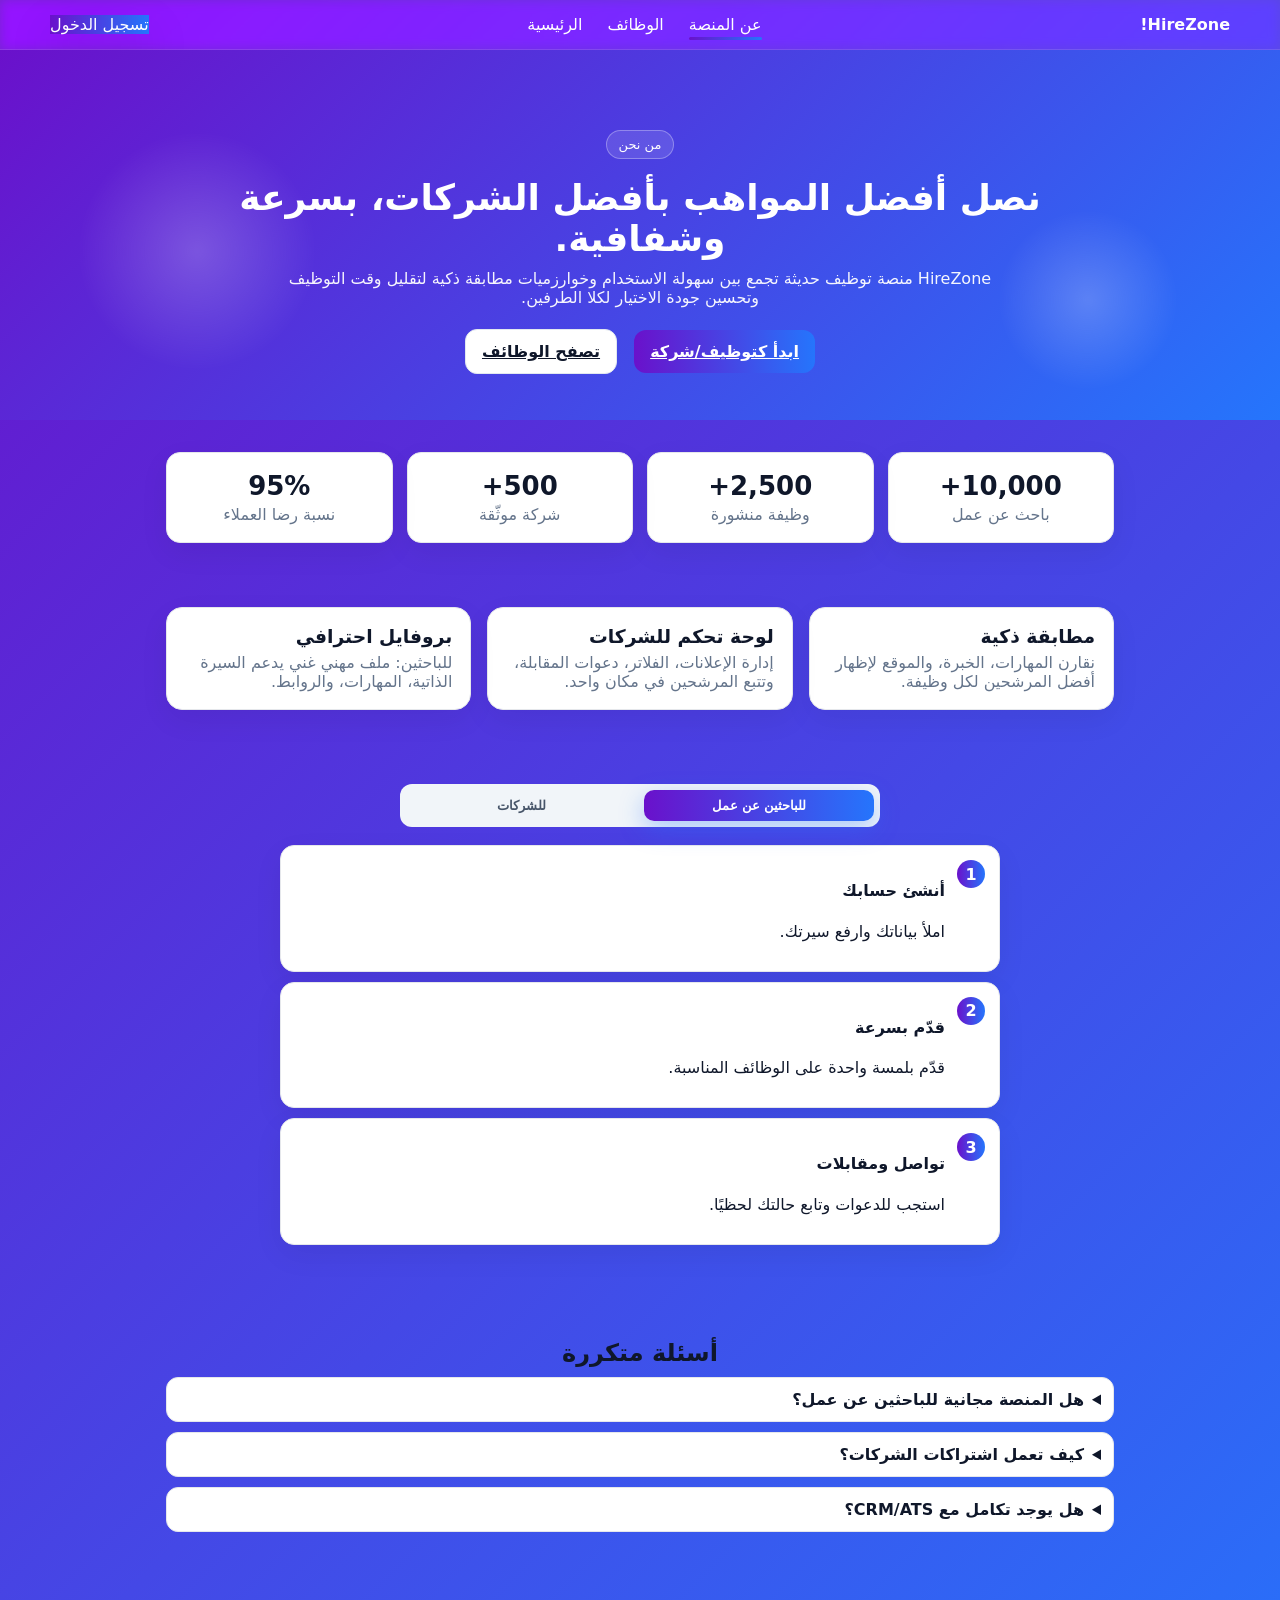
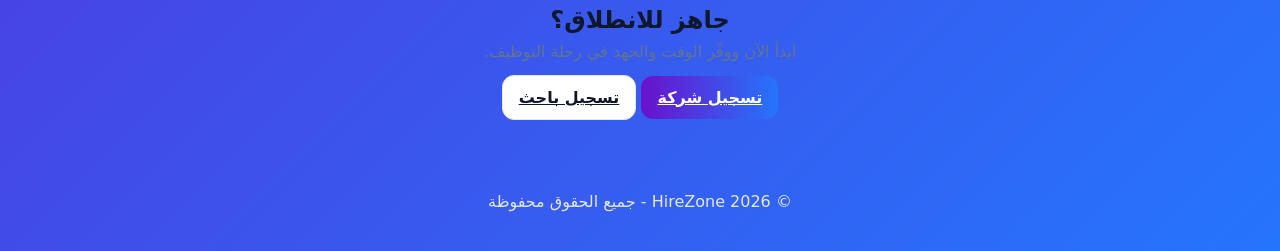
<file: about.html>
<!DOCTYPE html>
<html lang="ar" dir="rtl">
<head>
  <meta charset="UTF-8">
  <meta name="viewport" content="width=device-width, initial-scale=1.0">
  <title>عن المنصة | HireZone</title>
  <link rel="stylesheet" href="styles.css">
</head>
<body>
  <header>
    <div class="container nav">
      <div class="logo">HireZone!</div>
      <nav>
        <a href="about.html" class="active">عن المنصة</a>
        <a href="#">الوظائف</a>
        <a href="index.html">الرئيسية</a>
      </nav>
      <a href="login.html" class="login-btn">تسجيل الدخول</a>
    </div>
  </header>

  <!-- Hero -->
  <section class="about-hero">
    <div class="shell">
      <span class="pill">من نحن</span>
      <h1>نصل أفضل المواهب بأفضل الشركات، بسرعة وشفافية.</h1>
      <p>HireZone منصة توظيف حديثة تجمع بين سهولة الاستخدام وخوارزميات مطابقة ذكية لتقليل وقت التوظيف وتحسين جودة الاختيار لكلا الطرفين.</p>
      <div class="hero-cta">
        <a href="login.html" class="btn primary">ابدأ كتوظيف/شركة</a>
        <a href="#" class="btn secondary">تصفح الوظائف</a>
      </div>
    </div>
    <!-- فقاعات خلفية خفيفة -->
    <div class="bg-bubble b1"></div>
    <div class="bg-bubble b2"></div>
  </section>

  <!-- KPIs -->
  <section class="kpis container-narrow">
    <div class="kpi"><h3>10,000+</h3><p>باحث عن عمل</p></div>
    <div class="kpi"><h3>2,500+</h3><p>وظيفة منشورة</p></div>
    <div class="kpi"><h3>500+</h3><p>شركة موثّقة</p></div>
    <div class="kpi"><h3>95%</h3><p>نسبة رضا العملاء</p></div>
  </section>

  <!-- لماذا HireZone -->
  <section class="container-narrow about-grid">
    <article class="feature">
      <h3>مطابقة ذكية</h3>
      <p>نقارن المهارات، الخبرة، والموقع لإظهار أفضل المرشحين لكل وظيفة.</p>
    </article>
    <article class="feature">
      <h3>لوحة تحكم للشركات</h3>
      <p>إدارة الإعلانات، الفلاتر، دعوات المقابلة، وتتبع المرشحين في مكان واحد.</p>
    </article>
    <article class="feature">
      <h3>بروفايل احترافي</h3>
      <p>للباحثين: ملف مهني غني يدعم السيرة الذاتية، المهارات، والروابط.</p>
    </article>
  </section>

  <!-- كيف تعمل -->
  <section class="how-it-works container-narrow">
    <div class="tabs small" role="tablist" aria-label="كيف تعمل المنصة">
      <button class="tab active" data-tab="seek">للباحثين عن عمل</button>
      <button class="tab" data-tab="comp">للشركات</button>
    </div>

    <div id="steps-seek" class="stepper visible">
      <div class="step">
        <span class="badge">1</span>
        <div><h4>أنشئ حسابك</h4><p>املأ بياناتك وارفع سيرتك.</p></div>
      </div>
      <div class="step">
        <span class="badge">2</span>
        <div><h4>قدّم بسرعة</h4><p>قدّم بلمسة واحدة على الوظائف المناسبة.</p></div>
      </div>
      <div class="step">
        <span class="badge">3</span>
        <div><h4>تواصل ومقابلات</h4><p>استجب للدعوات وتابع حالتك لحظيًا.</p></div>
      </div>
    </div>

    <div id="steps-comp" class="stepper">
      <div class="step">
        <span class="badge">1</span>
        <div><h4>أنشئ حساب شركة</h4><p>فعّل خطة الاشتراك المناسبة.</p></div>
      </div>
      <div class="step">
        <span class="badge">2</span>
        <div><h4>انشر وفلتر</h4><p>أضف الوظائف وفلتر المرشحين بحسب المعايير.</p></div>
      </div>
      <div class="step">
        <span class="badge">3</span>
        <div><h4>اختَر وتابع</h4><p>أرسل دعوات المقابلة وأغلق التوظيف بثقة.</p></div>
      </div>
    </div>
  </section>

  <!-- أسئلة متكررة -->
  <section class="container-narrow faq">
    <h2>أسئلة متكررة</h2>
    <details class="acc">
      <summary>هل المنصة مجانية للباحثين عن عمل؟</summary>
      <p>نعم، إنشاء الحساب والتقديم على الوظائف مجاني للباحثين عن عمل.</p>
    </details>
    <details class="acc">
      <summary>كيف تعمل اشتراكات الشركات؟</summary>
      <p>خطط مرنة بحسب عدد الإعلانات والوصول لملفات المرشحين.</p>
    </details>
    <details class="acc">
      <summary>هل يوجد تكامل مع CRM/ATS؟</summary>
      <p>نعم، نوفر تكاملات API جاهزة ويمكن تخصيصها حسب احتياجكم.</p>
    </details>
  </section>

  <!-- CTA نهائي -->
  <section class="container-narrow final-cta">
    <h2>جاهز للانطلاق؟</h2>
    <p>ابدأ الآن ووفّر الوقت والجهد في رحلة التوظيف.</p>
    <div>
      <a href="login.html" class="btn primary">تسجيل شركة</a>
      <a href="login.html" class="btn secondary">تسجيل باحث</a>
    </div>
  </section>

  <footer>
    <p>© <span id="year"></span> HireZone - جميع الحقوق محفوظة</p>
  </footer>

  <script>
    document.getElementById('year').textContent = new Date().getFullYear();

    // تبويب "كيف تعمل"
    const tabButtons = document.querySelectorAll('.how-it-works .tab');
    const seek = document.getElementById('steps-seek');
    const comp = document.getElementById('steps-comp');
    tabButtons.forEach(b => {
      b.addEventListener('click', () => {
        tabButtons.forEach(x => x.classList.remove('active'));
        b.classList.add('active');
        const isSeek = b.dataset.tab === 'seek';
        seek.classList.toggle('visible', isSeek);
        comp.classList.toggle('visible', !isSeek);
      });
    });
  </script>
</body>
</html>
</file>
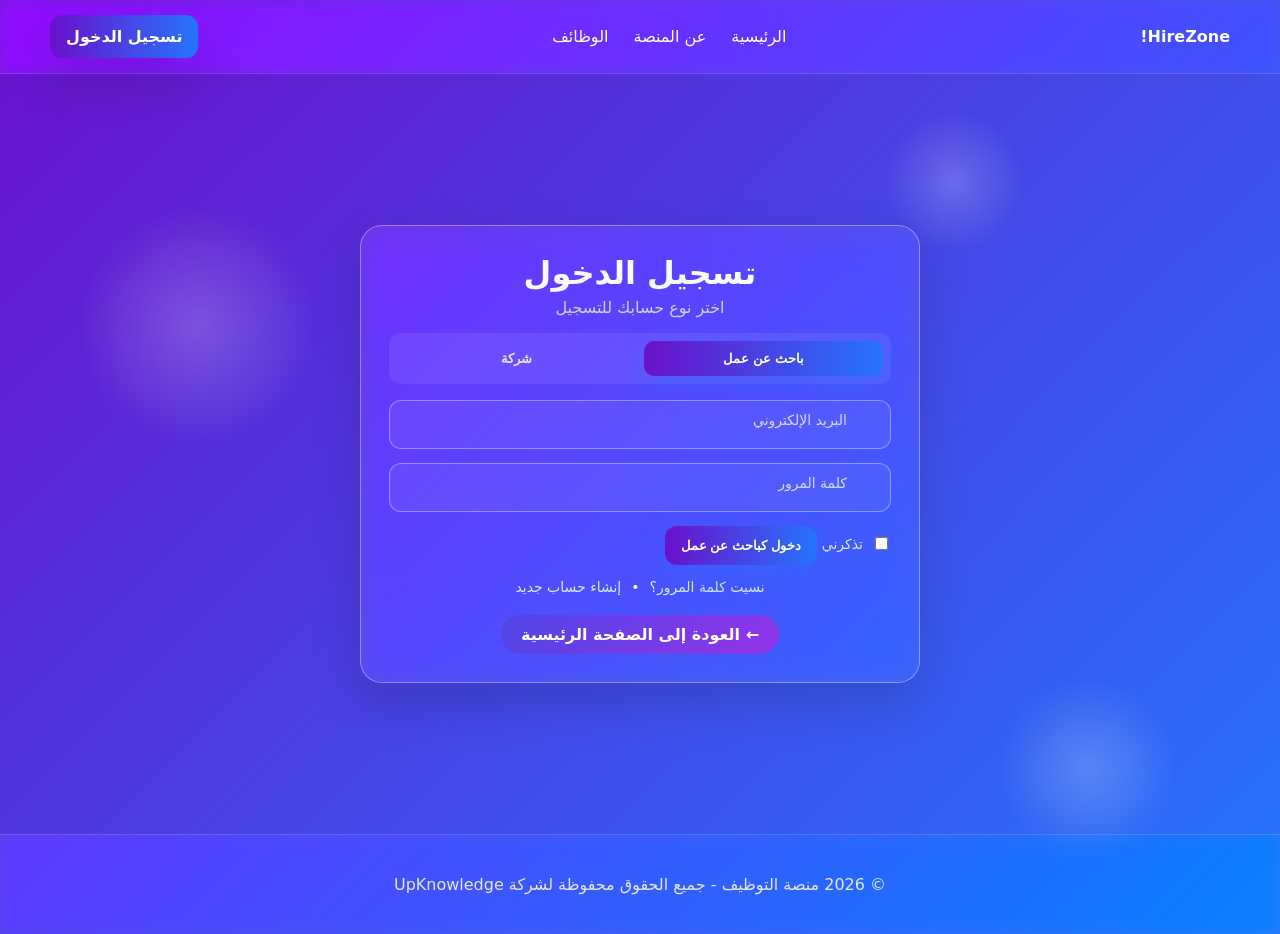
<file: login.html>
<!DOCTYPE html>
<html lang="ar" dir="rtl">
<head>
  <meta charset="UTF-8">
  <meta name="viewport" content="width=device-width, initial-scale=1.0">
  <title>تسجيل الدخول | منصة التوظيف</title>
  <link rel="stylesheet" href="styles.css">
  <style>
    /* زر العودة */
    .back-home {
      text-align: center;
      margin-top: 20px;
    }
    .back-home a {
      display: inline-block;
      padding: 10px 20px;
      background: linear-gradient(135deg, #4f46e5, #9333ea);
      color: #fff;
      text-decoration: none;
      border-radius: 25px;
      font-weight: bold;
      transition: transform 0.3s ease, box-shadow 0.3s ease;
    }
    .back-home a:hover {
      transform: scale(1.05);
      box-shadow: 0 4px 15px rgba(79, 70, 229, 0.5);
    }
  </style>
</head>
<body class="login-page">
  <div class="bg-bubble b1"></div>
  <div class="bg-bubble b2"></div>
  <div class="bg-bubble b3"></div>

  <header class="glass-header">
    <div class="container nav">
      <div class="logo">HireZone!</div>
      <nav>
        <a href="index.html">الرئيسية</a>
        <a href="about.html">عن المنصة</a>
        <a href="#">الوظائف</a>
      </nav>
      <a href="login.html" class="login-btn btn ripple">تسجيل الدخول</a>
    </div>
  </header>

  <main class="login-hero">
    <div class="login-card glass" data-reveal>
      <h1 class="login-title">تسجيل الدخول</h1>
      <p class="login-sub">اختر نوع حسابك للتسجيل</p>

      <div class="tabs" role="tablist">
        <button class="tab active" data-tab="seeker" role="tab" aria-selected="true">
          باحث عن عمل
        </button>
        <button class="tab" data-tab="company" role="tab" aria-selected="false">
          شركة
        </button>
      </div>

      <form class="form visible" id="form-seeker">
        <label class="field float">
          <input type="email" placeholder=" " required>
          <span>البريد الإلكتروني</span>
        </label>
        <label class="field float">
          <input type="password" placeholder=" " required minlength="6">
          <span>كلمة المرور</span>
        </label>
        <label class="check">
          <input type="checkbox"> تذكرني
        </label>
        <button type="submit" class="btn gradient full ripple">دخول كباحث عن عمل</button>
        <div class="helpers">
          <a href="#">نسيت كلمة المرور؟</a>
          <span>•</span>
          <a href="register.html">إنشاء حساب جديد</a>
        </div>
      </form>

      <form class="form" id="form-company">
        <label class="field float">
          <input type="email" placeholder=" " required>
          <span>البريد المؤسسي</span>
        </label>
        <label class="field float">
          <input type="password" placeholder=" " required minlength="6">
          <span>كلمة المرور</span>
        </label>
        <label class="check">
          <input type="checkbox"> تذكرني
        </label>
        <button type="submit" class="btn gradient full ripple">تسجيل الدخول للشركات</button>
        <div class="helpers">
          <a href="#">نسيت كلمة المرور؟</a>
          <span>•</span>
          <a href="#">إنشاء حساب شركة</a>
        </div>
      </form>

      <!-- زر العودة للصفحة الرئيسية -->
      <div class="back-home">
        <a href="index.html">← العودة إلى الصفحة الرئيسية</a>
      </div>

    </div>
  </main>

  <footer class="glass-footer">
    <p>© <span id="year"></span> منصة التوظيف - جميع الحقوق محفوظة لشركة UpKnowledge </p>
  </footer>

  <script src="app.js"></script>
  <script>
    document.getElementById('year').textContent = new Date().getFullYear();
  </script>
</body>
</html>
</file>
<file: styles.css>
:root{
  --indigo:#6a11cb;
  --blue:#2575fc;
  --ink:#0f172a;
  --muted:#64748b;
  --panel:#ffffff;
  --ring:rgba(37,117,252,.25);
  --shadow:0 20px 50px rgba(2,6,23,.15);
  --radius:16px;
}
*{box-sizing:border-box}
body{margin:0;font-family:'Tajawal',system-ui,-apple-system,Segoe UI,Roboto,'Helvetica Neue',Arial;color:#0f172a;background:linear-gradient(135deg,var(--indigo) 0%,var(--blue) 100%)}

/* Header + home */
.container{display:flex;justify-content:space-between;align-items:center;padding:15px 50px}
header{background:rgba(255,255,255,.08);backdrop-filter:saturate(160%) blur(6px);border-bottom:1px solid rgba(255,255,255,.12)}
.logo{font-weight:800;color:#fff}
nav a{margin:0 10px;color:#fff;text-decoration:none;position:relative}
nav a.active::after{content:"";position:absolute;left:0;right:0;bottom:-6px;height:3px;border-radius:6px;background:linear-gradient(90deg,var(--indigo),var(--blue))}
.btn{display:inline-block;border:0;border-radius:12px;padding:12px 16px;cursor:pointer;font-weight:800}
.login-btn{background:linear-gradient(90deg,var(--indigo),var(--blue));color:#fff;text-decoration:none;box-shadow:var(--shadow)}
.hero{text-align:center;color:#fff;padding:80px 16px}
.hero h1{font-size:42px;margin:0 0 12px;opacity:0;transform:translateY(10px);}
.hero h1 span{color:#ffdf5d}
.hero p{opacity:0;transform:translateY(10px)}
.buttons .btn{margin:6px 8px}
.btn.primary{background:linear-gradient(90deg,var(--indigo),var(--blue));color:#fff}
.btn.secondary{background:#fff;color:#000}
.stats{display:flex;justify-content:center;gap:30px;flex-wrap:wrap;background:rgba(255,255,255,.08);padding:24px 16px;margin:24px;opacity:0;transform:translateY(10px)}
.stat h2{color:#fff;margin:0}
.stat p{color:#e5e7eb;margin:6px 0 0}
footer{color:#e5e7eb;text-align:center;padding:24px}

/* Login page */
.login-page{min-height:100vh;position:relative;color:#fff;overflow:hidden}
.glass-header,.glass-footer{background:rgba(255,255,255,.06);backdrop-filter:saturate(160%) blur(6px);border-bottom:1px solid rgba(255,255,255,.12)}
.glass-footer{border-top:1px solid rgba(255,255,255,.12);border-bottom:0}
.bg-bubble{position:absolute;border-radius:50%;filter:blur(2px);opacity:.25;pointer-events:none}
.b1{width:280px;height:280px;left:4%;top:22%;background:radial-gradient(closest-side,#fff,transparent);animation:float 12s ease-in-out infinite}
.b2{width:220px;height:220px;right:6%;bottom:10%;background:radial-gradient(closest-side,#fff,transparent);animation:float 11s 1.5s ease-in-out infinite}
.b3{width:140px;height:140px;right:20%;top:12%;background:radial-gradient(closest-side,#fff,transparent);animation:float 10s .8s ease-in-out infinite}
@keyframes float{50%{transform:translateY(-15px)}}
.login-hero{min-height:calc(100vh - 140px);display:grid;place-items:center;padding:40px 16px}
.glass{background:rgba(255,255,255,.08);backdrop-filter:saturate(160%) blur(18px);border:1px solid rgba(255,255,255,.35)}
.login-card{width:100%;max-width:560px;border-radius:22px;box-shadow:var(--shadow);padding:28px;color:#f8fafc;transition:transform .15s ease, box-shadow .2s ease}
.login-card:hover{transform:translateY(-2px);box-shadow:0 26px 60px rgba(2,6,23,.22)}
.login-logo{width:56px;height:56px;border-radius:16px;margin:0 auto 12px;background:linear-gradient(135deg,var(--indigo),var(--blue));display:grid;place-items:center;font-size:26px;box-shadow:0 10px 30px rgba(37,117,252,.35)}
.login-title{margin:0;text-align:center}
.login-sub{text-align:center;color:#cbd5e1;margin:6px 0 16px}
.tabs{display:grid;grid-template-columns:1fr 1fr;gap:8px;background:rgba(255,255,255,.08);padding:8px;border-radius:12px;margin-bottom:16px}
.tab{display:flex;align-items:center;justify-content:center;gap:8px;padding:10px 12px;border-radius:10px;border:0;background:transparent;color:#e2e8f0;cursor:pointer;font-weight:700;transition:.2s}
.tab.active{background:linear-gradient(90deg,var(--indigo),var(--blue));color:#fff;box-shadow:0 8px 24px rgba(37,117,252,.35)}
.form{display:none;animation:fade .25s ease}
.form.visible{display:block}
@keyframes fade{from{opacity:0;translate:0 4px}to{opacity:1;translate:0 0}}
/* Floating labels */
.field{position:relative;display:block;margin-bottom:14px}
.field.float input{width:100%;border:1px solid rgba(255,255,255,.35);border-radius:12px;padding:18px 44px 12px 12px;background:rgba(255,255,255,.06);color:#fff;font-size:15px;outline:0;transition:.2s}
.field.float span{position:absolute;right:44px;top:12px;color:#e5e7eb;pointer-events:none;transition:.15s;font-size:14px}
.field.float .ico{position:absolute;right:12px;top:12px;color:#e2e8f0}
.field.float input:placeholder-shown + span{top:12px;font-size:14px;opacity:.9}
.field.float input:not(:placeholder-shown) + span,
.field.float input:focus + span{top:-8px;background:rgba(15,23,42,.55);padding:0 6px;border-radius:8px;font-size:12px}
.field.float input:focus{border-color:#ffffff;box-shadow:0 0 0 4px var(--ring)}
.check{display:inline-flex;align-items:center;gap:8px;color:#e2e8f0;font-size:14px;margin:6px 0 14px}
.btn.gradient{background:linear-gradient(90deg,var(--indigo),var(--blue));color:#fff;box-shadow:0 10px 30px rgba(37,117,252,.35);transition:transform .08s ease, box-shadow .2s ease}
.btn.gradient:hover{transform:translateY(-1px);box-shadow:0 16px 40px rgba(37,117,252,.45)}
.btn.secondary{background:#fff;color:#0f172a;border:1px solid #e2e8f0}
.helpers{display:flex;justify-content:center;align-items:center;gap:10px;margin-top:12px;font-size:14px}
.helpers a{color:#dbeafe;text-decoration:none}
.helpers a:hover{text-decoration:underline}

/* Reveal animation base */
[data-reveal],[data-reveal-delay]{opacity:0;transform:translateY(10px)}

/* Ripple effect */
.ripple{position:relative;overflow:hidden;isolation:isolate}
.ripple::after{content:"";position:absolute;inset:0;border-radius:inherit;opacity:0;transform:scale(.2);background:radial-gradient(closest-side,rgba(255,255,255,.35),transparent);transition:opacity .35s, transform .35s}
.ripple:active::after{opacity:1;transform:scale(1)}

/* Responsive */
@media (max-width:560px){
  .container{padding:12px 16px}
  .login-card{border-radius:18px;padding:22px}
}
/* ===== عن المنصة ===== */
.container-narrow{max-width:980px;margin:0 auto;padding:32px 16px}

.about-hero{
  position:relative;color:#fff;text-align:center;
  padding:80px 16px 40px;
  background:linear-gradient(135deg,#6a11cb 0%, #2575fc 100%);
}
.about-hero .shell{max-width:920px;margin:0 auto}
.pill{
  display:inline-block;background:rgba(255,255,255,.12);
  border:1px solid rgba(255,255,255,.3);color:#fff;
  padding:6px 12px;border-radius:999px;font-size:13px;margin-bottom:10px
}
.about-hero h1{margin:8px 0 10px;font-size:36px}
.about-hero p{opacity:.95;max-width:760px;margin:0 auto 16px}
.hero-cta .btn{margin:6px}

/* فقاعات الخلفية */
.bg-bubble{position:absolute;border-radius:50%;filter:blur(2px);opacity:.2;pointer-events:none}
.b1{width:240px;height:240px;left:6%;top:22%;
  background:radial-gradient(closest-side,#fff,transparent);animation:float 12s ease-in-out infinite}
.b2{width:180px;height:180px;right:8%;bottom:8%;
  background:radial-gradient(closest-side,#fff,transparent);animation:float 11s 1.5s ease-in-out infinite}
@keyframes float{50%{transform:translateY(-12px)}}

/* KPIs */
.kpis{display:grid;grid-template-columns:repeat(4,1fr);gap:14px}
.kpi{
  background:#fff;border:1px solid #e5e7eb;border-radius:14px;
  box-shadow:0 10px 30px rgba(2,6,23,.06);padding:18px;text-align:center
}
.kpi h3{margin:0;font-size:26px;color:#0f172a}
.kpi p{margin:4px 0 0;color:#64748b}

/* المزايا */
.about-grid{display:grid;grid-template-columns:repeat(3,1fr);gap:16px}
.feature{
  background:#fff;border:1px solid #e5e7eb;border-radius:16px;
  padding:18px;box-shadow:0 10px 30px rgba(2,6,23,.06)
}
.feature h3{margin:0 0 6px}
.feature p{margin:0;color:#64748b}

/* كيف تعمل */
.how-it-works{padding-top:12px}
.tabs.small{
  max-width:480px;margin:10px auto 18px;background:#f1f5f9;
  border-radius:12px;padding:6px;display:grid;grid-template-columns:1fr 1fr;gap:8px
}
.tabs.small .tab{
  background:transparent;color:#475569;border-radius:10px;padding:8px 12px;border:0;cursor:pointer;font-weight:700
}
.tabs.small .tab.active{background:linear-gradient(90deg,#6a11cb,#2575fc);color:#fff}

.stepper{display:none;max-width:720px;margin:0 auto}
.stepper.visible{display:block}
.step{
  display:flex;gap:12px;align-items:flex-start;background:#fff;border:1px solid #e5e7eb;
  border-radius:14px;padding:14px;margin-bottom:10px;box-shadow:0 10px 30px rgba(2,6,23,.06)
}
.badge{
  display:inline-grid;place-items:center;width:28px;height:28px;border-radius:50%;
  background:linear-gradient(90deg,#6a11cb,#2575fc);color:#fff;font-weight:800
}

/* الأسئلة المتكررة + CTA */
.faq h2{text-align:center;margin-bottom:10px}
.acc{background:#fff;border:1px solid #e5e7eb;border-radius:12px;padding:12px;margin-bottom:10px}
.acc > summary{cursor:pointer;font-weight:700;color:#0f172a}
.acc > p{margin:8px 2px 0;color:#64748b}

.final-cta{text-align:center;padding-bottom:50px}
.final-cta h2{margin:0}
.final-cta p{color:#64748b;margin:8px 0 14px}

/* تمييز التبويب النشط في الناف */
nav a.active{position:relative}
nav a.active::after{
  content:"";position:absolute;right:0;left:0;bottom:-6px;height:3px;border-radius:6px;
  background:linear-gradient(90deg,#6a11cb,#2575fc)
}

/* تجاوبية */
@media (max-width:900px){
  .about-grid{grid-template-columns:1fr 1fr}
  .kpis{grid-template-columns:1fr 1fr}
}
@media (max-width:560px){
  .about-grid{grid-template-columns:1fr}
  .kpis{grid-template-columns:1fr}
  .about-hero h1{font-size:28px}
}
.about-hero {
  position: relative;
  color: #fff;
  text-align: center;
  padding: 80px 16px 40px;
  background: linear-gradient(135deg,#6a11cb 0%, #2575fc 100%);
}

.container-narrow {
  max-width: 980px;
  margin: 0 auto;
  padding: 32px 16px;
}

.kpis {
  display: grid;
  grid-template-columns: repeat(4,1fr);
  gap: 14px;
}

.kpi {
  background: #fff;
  border: 1px solid #e5e7eb;
  border-radius: 14px;
  box-shadow: 0 10px 30px rgba(2,6,23,.06);
  padding: 18px;
  text-align: center;
}

.about-grid {
  display: grid;
  grid-template-columns: repeat(3,1fr);
  gap: 16px;
}

.feature {
  background: #fff;
  border: 1px solid #e5e7eb;
  border-radius: 16px;
  padding: 18px;
  box-shadow: 0 10px 30px rgba(2,6,23,.06);
}
</file>
